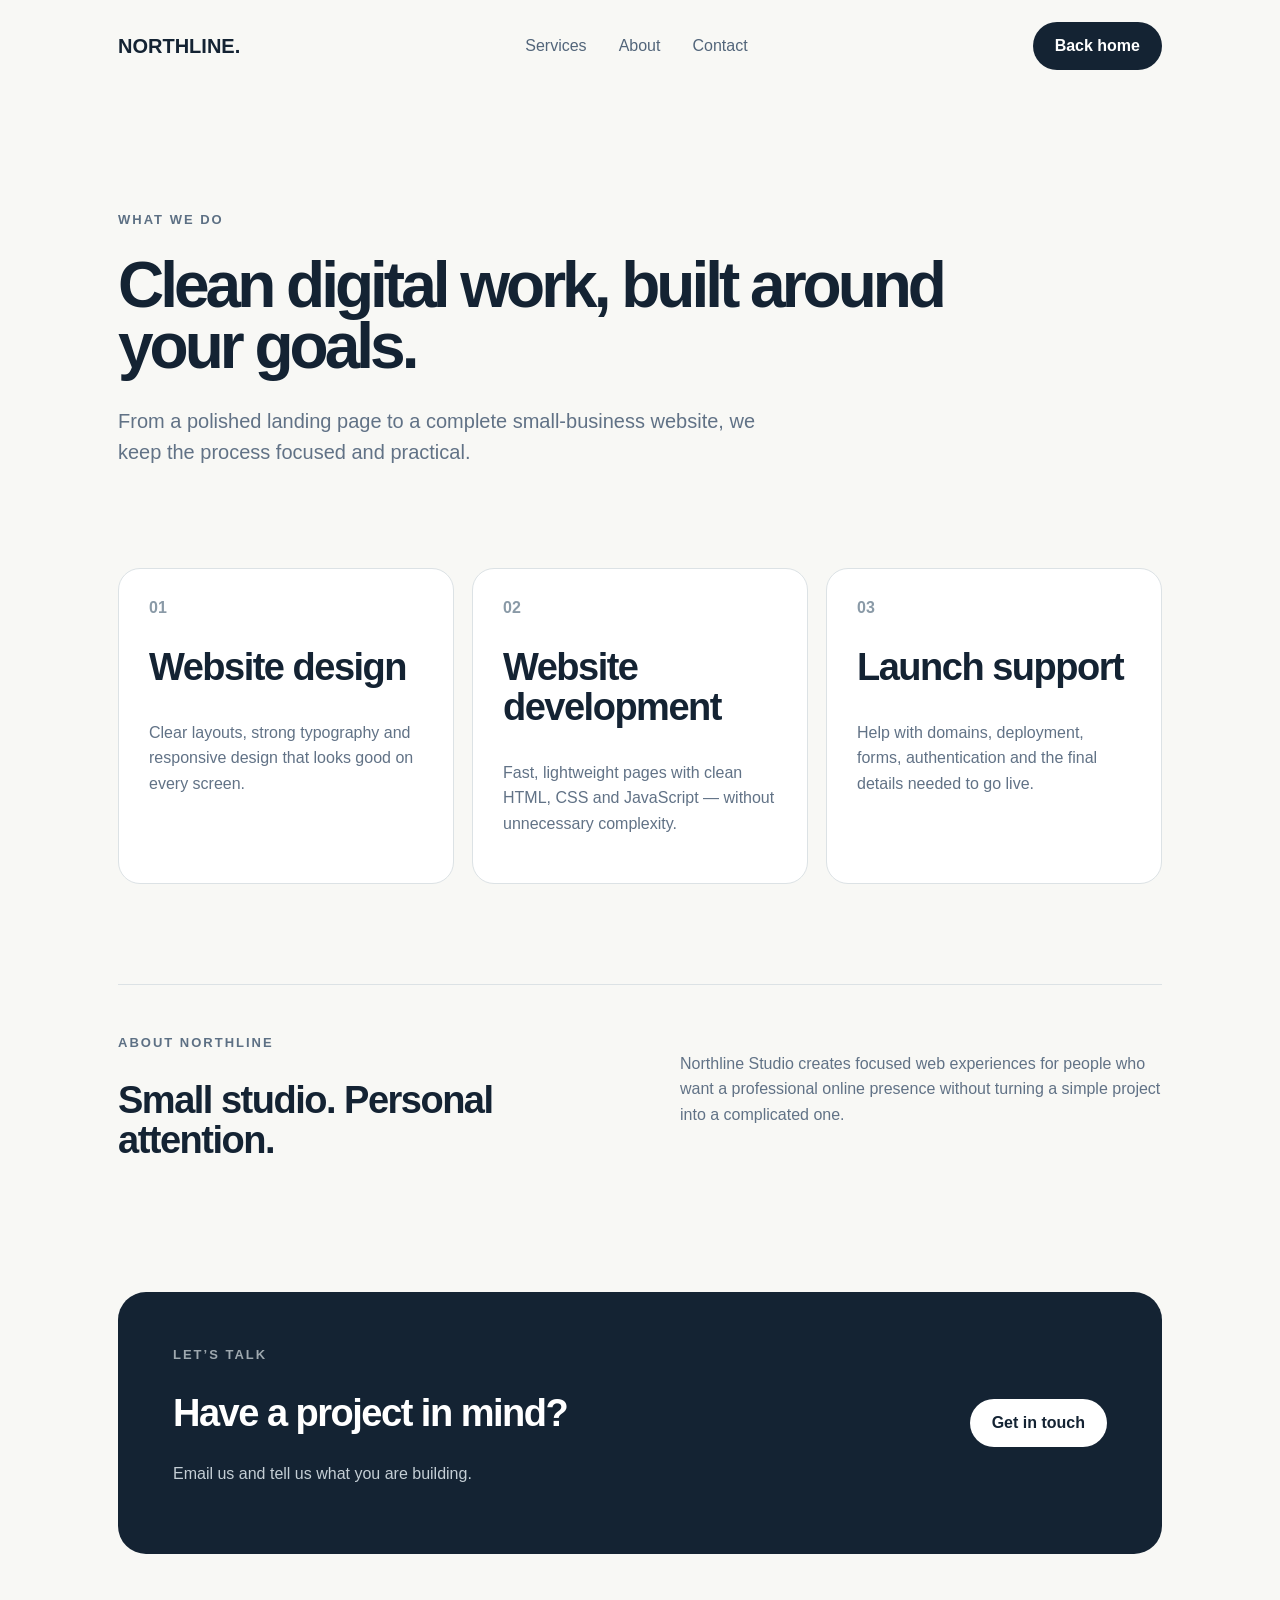
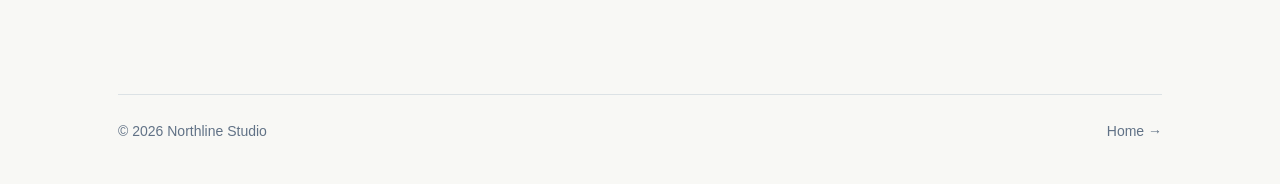
<file: services.html>
<!doctype html><html lang="en"><head><meta charset="utf-8"><meta name="viewport" content="width=device-width,initial-scale=1"><title>Services — Northline Studio</title><link rel="stylesheet" href="style.css"></head><body><div class="wrap"><nav><a class="logo" href="index.html">NORTHLINE.</a><div class="navlinks"><a href="#services">Services</a><a href="#about">About</a><a href="#contact">Contact</a></div><a class="btn" href="index.html">Back home</a></nav><main class="page"><section class="page-hero"><div class="eyebrow">What we do</div><h1>Clean digital work, built around your goals.</h1><p class="lead">From a polished landing page to a complete small-business website, we keep the process focused and practical.</p></section><section id="services" class="grid"><article class="service"><span>01</span><h2>Website design</h2><p>Clear layouts, strong typography and responsive design that looks good on every screen.</p></article><article class="service"><span>02</span><h2>Website development</h2><p>Fast, lightweight pages with clean HTML, CSS and JavaScript — without unnecessary complexity.</p></article><article class="service"><span>03</span><h2>Launch support</h2><p>Help with domains, deployment, forms, authentication and the final details needed to go live.</p></article></section><section id="about" class="split"><div><div class="eyebrow">About Northline</div><h2>Small studio. Personal attention.</h2></div><p>Northline Studio creates focused web experiences for people who want a professional online presence without turning a simple project into a complicated one.</p></section><section id="contact"><div class="cta"><div><div class="eyebrow muted">Let’s talk</div><h2>Have a project in mind?</h2><p>Email us and tell us what you are building.</p></div><a class="btn" href="mailto:hello@northline.studio">Get in touch</a></div></section></main><footer><a href="index.html">© 2026 Northline Studio</a><a href="index.html">Home →</a></footer></div></body></html>
</file>
<file: style.css>
*{box-sizing:border-box}body{margin:0;background:#f8f8f5;color:#142333;font-family:Arial,Helvetica,sans-serif}a{color:inherit;text-decoration:none}button,input{font:inherit}.wrap{max-width:1100px;margin:auto;padding:0 28px}nav{height:92px;display:flex;align-items:center;justify-content:space-between;gap:30px}.logo{font-weight:900;font-size:20px}.navlinks{display:flex;gap:32px;color:#52657a}.btn{display:inline-flex;align-items:center;justify-content:center;border:0;border-radius:999px;background:#142333;color:#fff;padding:15px 22px;font-weight:700;cursor:pointer}.btn.secondary{background:#fff;color:#142333;border:1px solid #dce2e5}.eyebrow{text-transform:uppercase;letter-spacing:2px;font-size:13px;font-weight:800;color:#5d7084}.muted{color:#9ea8af}h1{font-size:76px;line-height:.96;letter-spacing:-4px;margin:28px 0}h2{font-size:38px;line-height:1.05;letter-spacing:-1.5px}.lead{font-size:20px;line-height:1.55;color:#617286;max-width:650px}.hero{min-height:650px;display:grid;grid-template-columns:1.15fr .85fr;align-items:center;gap:65px;padding:80px 0}.actions{display:flex;gap:12px;margin-top:30px}.visual{position:relative;height:480px;background:#dfe9e4;border-radius:30px;padding:48px;overflow:hidden}.card{position:absolute;background:#fff;border-radius:22px;padding:28px;box-shadow:0 20px 50px #14233314}.card.one{top:48px;left:55px;width:330px;height:260px}.card.two{right:38px;bottom:48px;width:265px;height:190px}.mini{height:12px;width:72%;border-radius:20px;background:#cbd5d1;margin-bottom:15px}.mini.short{width:42%}.badge{display:inline-block;margin-top:42px;background:#142333;color:#fff;border-radius:30px;padding:10px 14px;font-size:12px}.cta{margin:70px 0;padding:55px;border-radius:28px;background:#142333;color:#fff;display:flex;align-items:center;justify-content:space-between;gap:30px}.cta p{color:#c4ced5}.cta .btn{background:#fff;color:#142333}footer{border-top:1px solid #dce2e5;padding:28px 0 45px;display:flex;justify-content:space-between;color:#617286;font-size:14px}.page{padding:70px 0}.page-hero{padding:50px 0 80px;max-width:850px}.page-hero h1{font-size:64px}.grid{display:grid;grid-template-columns:repeat(3,1fr);gap:18px}.service{background:#fff;border:1px solid #dce2e5;border-radius:22px;padding:30px;min-height:270px}.service span{color:#8a9aa7;font-weight:800}.service p,.split p{color:#617286;line-height:1.6}.split{margin:100px 0;display:grid;grid-template-columns:1fr 1fr;gap:80px;padding-top:50px;border-top:1px solid #dce2e5}.modal.hidden{display:none}.modal{position:fixed;inset:0;z-index:100}.modal-backdrop{position:absolute;inset:0;background:#0a121a99;backdrop-filter:blur(4px)}.auth-card{position:relative;width:min(440px,calc(100% - 32px));margin:8vh auto 0;background:#fff;border-radius:24px;padding:32px;box-shadow:0 30px 90px #0004}.close{position:absolute;right:18px;top:14px;border:0;background:none;font-size:30px;color:#71808d;cursor:pointer}.auth-head p{color:#617286;line-height:1.5}.auth-tabs{display:grid;grid-template-columns:1fr 1fr;margin:25px 0;border-bottom:1px solid #dce2e5}.tab{border:0;background:none;padding:13px 5px;color:#71808d;font-weight:700;cursor:pointer;border-bottom:2px solid transparent}.tab.active{color:#142333;border-bottom-color:#142333}label{display:block;font-weight:700;font-size:14px;margin:18px 0}input{display:block;width:100%;margin-top:8px;padding:14px 15px;border:1px solid #ccd5da;border-radius:12px;outline:none}.full{width:100%;margin-top:8px}.auth-message{min-height:20px;color:#b14d45;font-size:14px;line-height:1.4}.switch-link{width:100%;border:0;background:none;color:#52657a;text-decoration:underline;cursor:pointer;padding:12px}@media(max-width:800px){.navlinks{display:none}.hero{grid-template-columns:1fr;padding:55px 0}h1{font-size:54px}.visual{height:380px}.grid,.split{grid-template-columns:1fr}.split{gap:25px}.cta{align-items:flex-start;flex-direction:column}}
</file>
